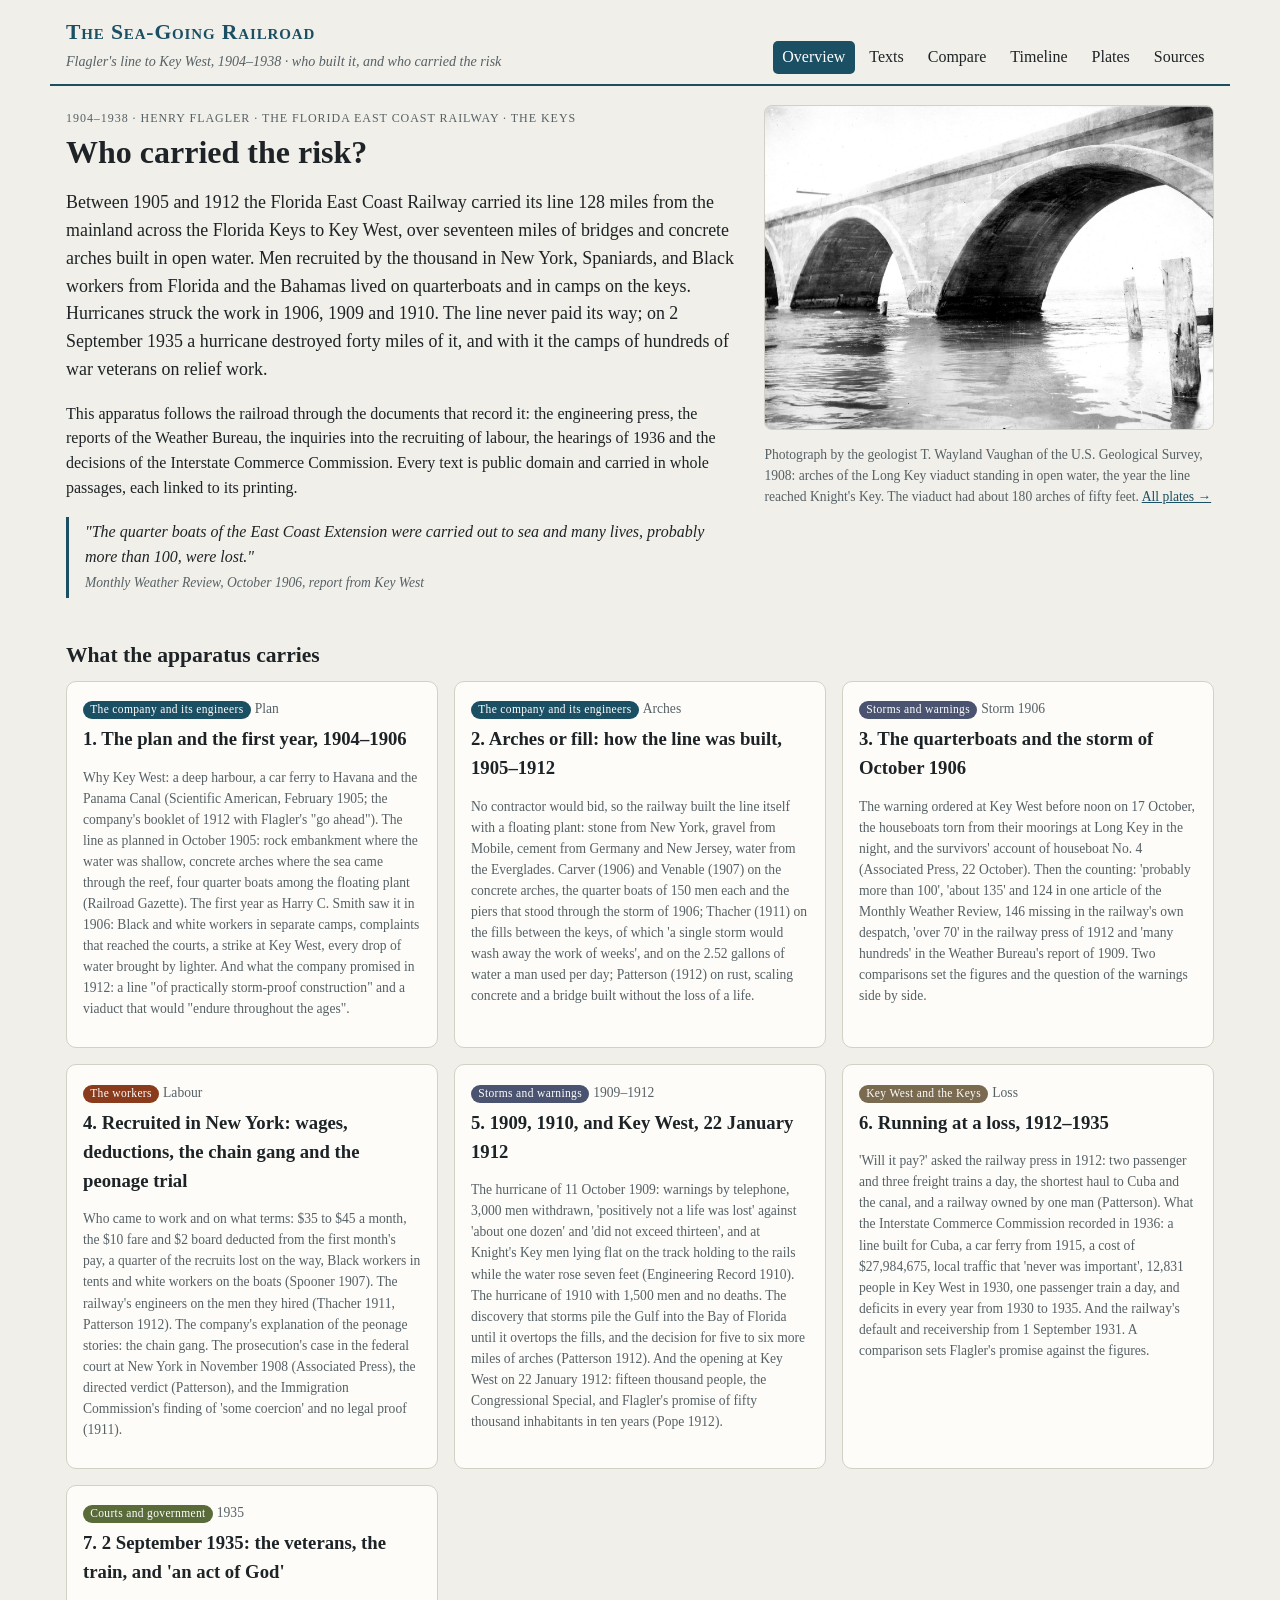
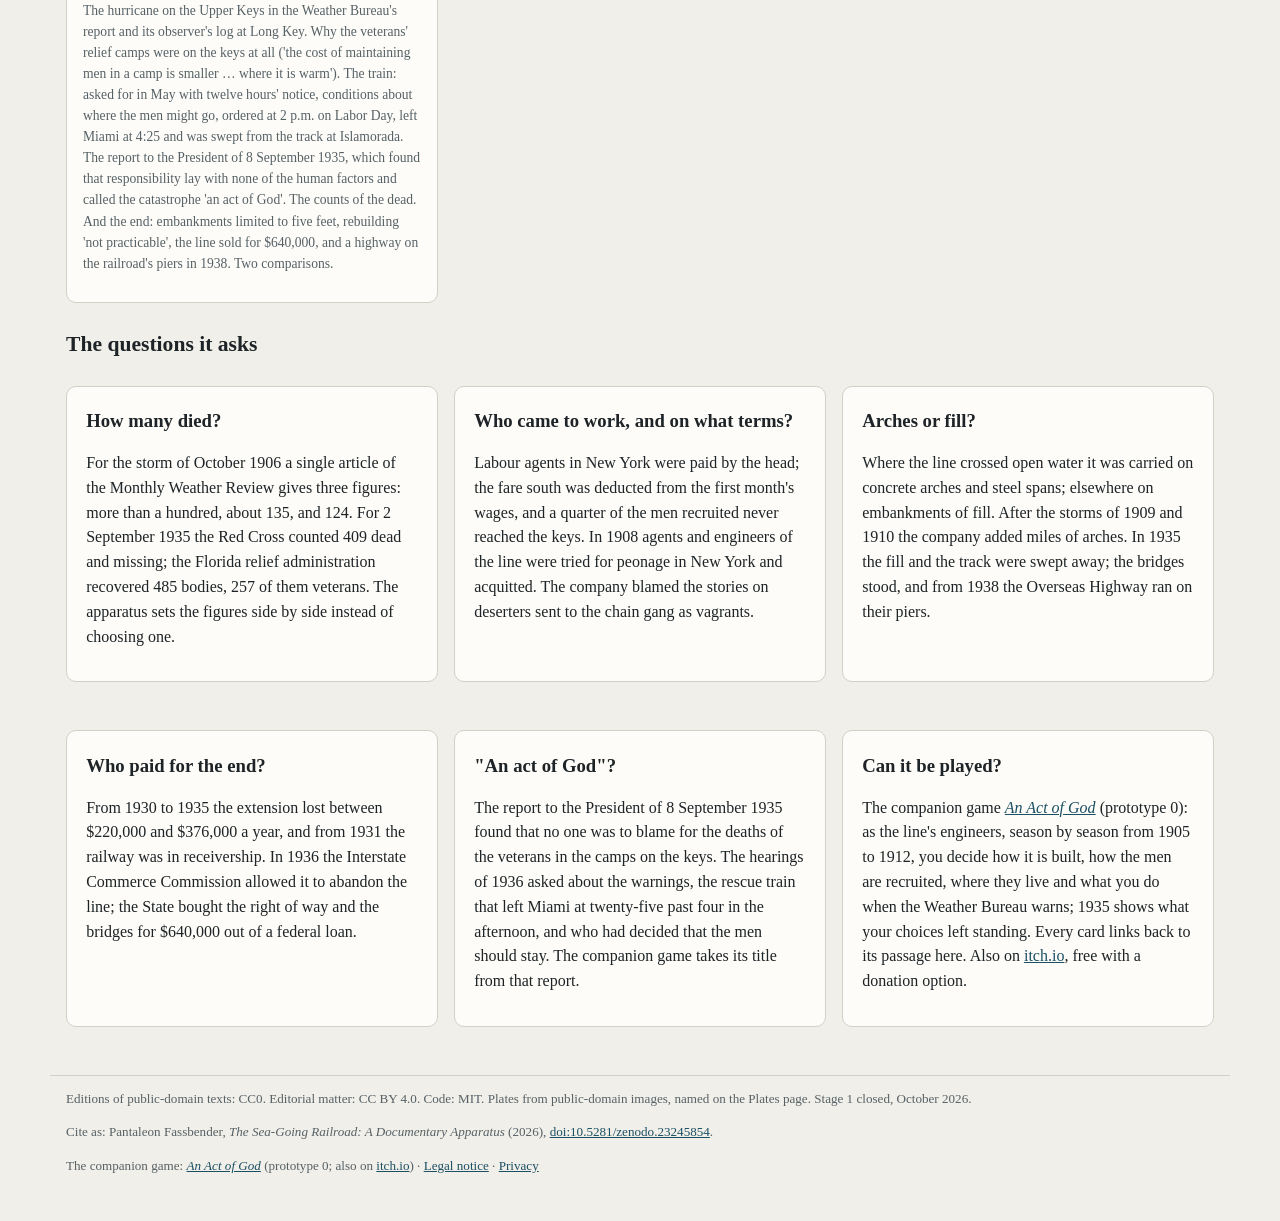
<file: index.html>
<!doctype html>
<html lang="en">
<head>
<meta charset="utf-8">
<meta name="viewport" content="width=device-width, initial-scale=1">
<title>The Sea-Going Railroad</title>
<meta name="description" content="A documentary apparatus for the Florida East Coast Railway's extension across the Florida Keys to Key West, 1904–1938: the engineering press, the Weather Bureau, the peonage inquiries, the hearings of 1936, a timeline and plates. Public-domain sources only.">
<meta property="og:type" content="website">
<meta property="og:url" content="https://the-sea-going-railroad.netlify.app/">
<meta property="og:image" content="https://the-sea-going-railroad.netlify.app/assets/plates/vaughan1908.jpg">
<meta property="og:title" content="The Sea-Going Railroad">
<meta property="og:description" content="Flagler's railroad to Key West, 1904–1938: who built it, who carried the risk, and what the storms left standing.">
<meta name="twitter:card" content="summary_large_image">
<link rel="stylesheet" href="style.css">
<link rel="icon" type="image/jpeg" href="assets/plates/flagler1909_t.jpg">
</head>
<body>
<header class="top">
  <a class="brand" href="#/">
    <strong>The Sea-Going Railroad</strong>
    <em>Flagler's line to Key West, 1904–1938 · who built it, and who carried the risk</em>
  </a>
  <nav>
    <a href="#/">Overview</a>
    <a href="#/texts">Texts</a>
    <a href="#/compare" id="navCompare" hidden>Compare</a>
    <a href="#/timeline">Timeline</a>
    <a href="#/plates">Plates</a>
    <a href="#/sources">Sources</a>
  </nav>
</header>
<main id="view" aria-live="polite"></main>
<footer>
  <p>Editions of public-domain texts: CC0. Editorial matter: CC BY 4.0. Code: MIT.
  Plates from public-domain images, named on the Plates page. Stage 1 closed, October 2026.</p>
  <p>Cite as: Pantaleon Fassbender, <em>The Sea-Going Railroad: A Documentary Apparatus</em> (2026), <a href="https://doi.org/10.5281/zenodo.23245854">doi:10.5281/zenodo.23245854</a>.</p>
  <p>The companion game: <a href="https://an-act-of-god.netlify.app/" target="_blank" rel="noopener"><em>An Act of God</em></a> (prototype 0; also on <a href="https://leofassb.itch.io/an-act-of-god" target="_blank" rel="noopener">itch.io</a>) · <a href="legal.html#notice">Legal notice</a> · <a href="legal.html#privacy">Privacy</a></p>
</footer>
<script src="app.js"></script>
</body>
</html>
</file>
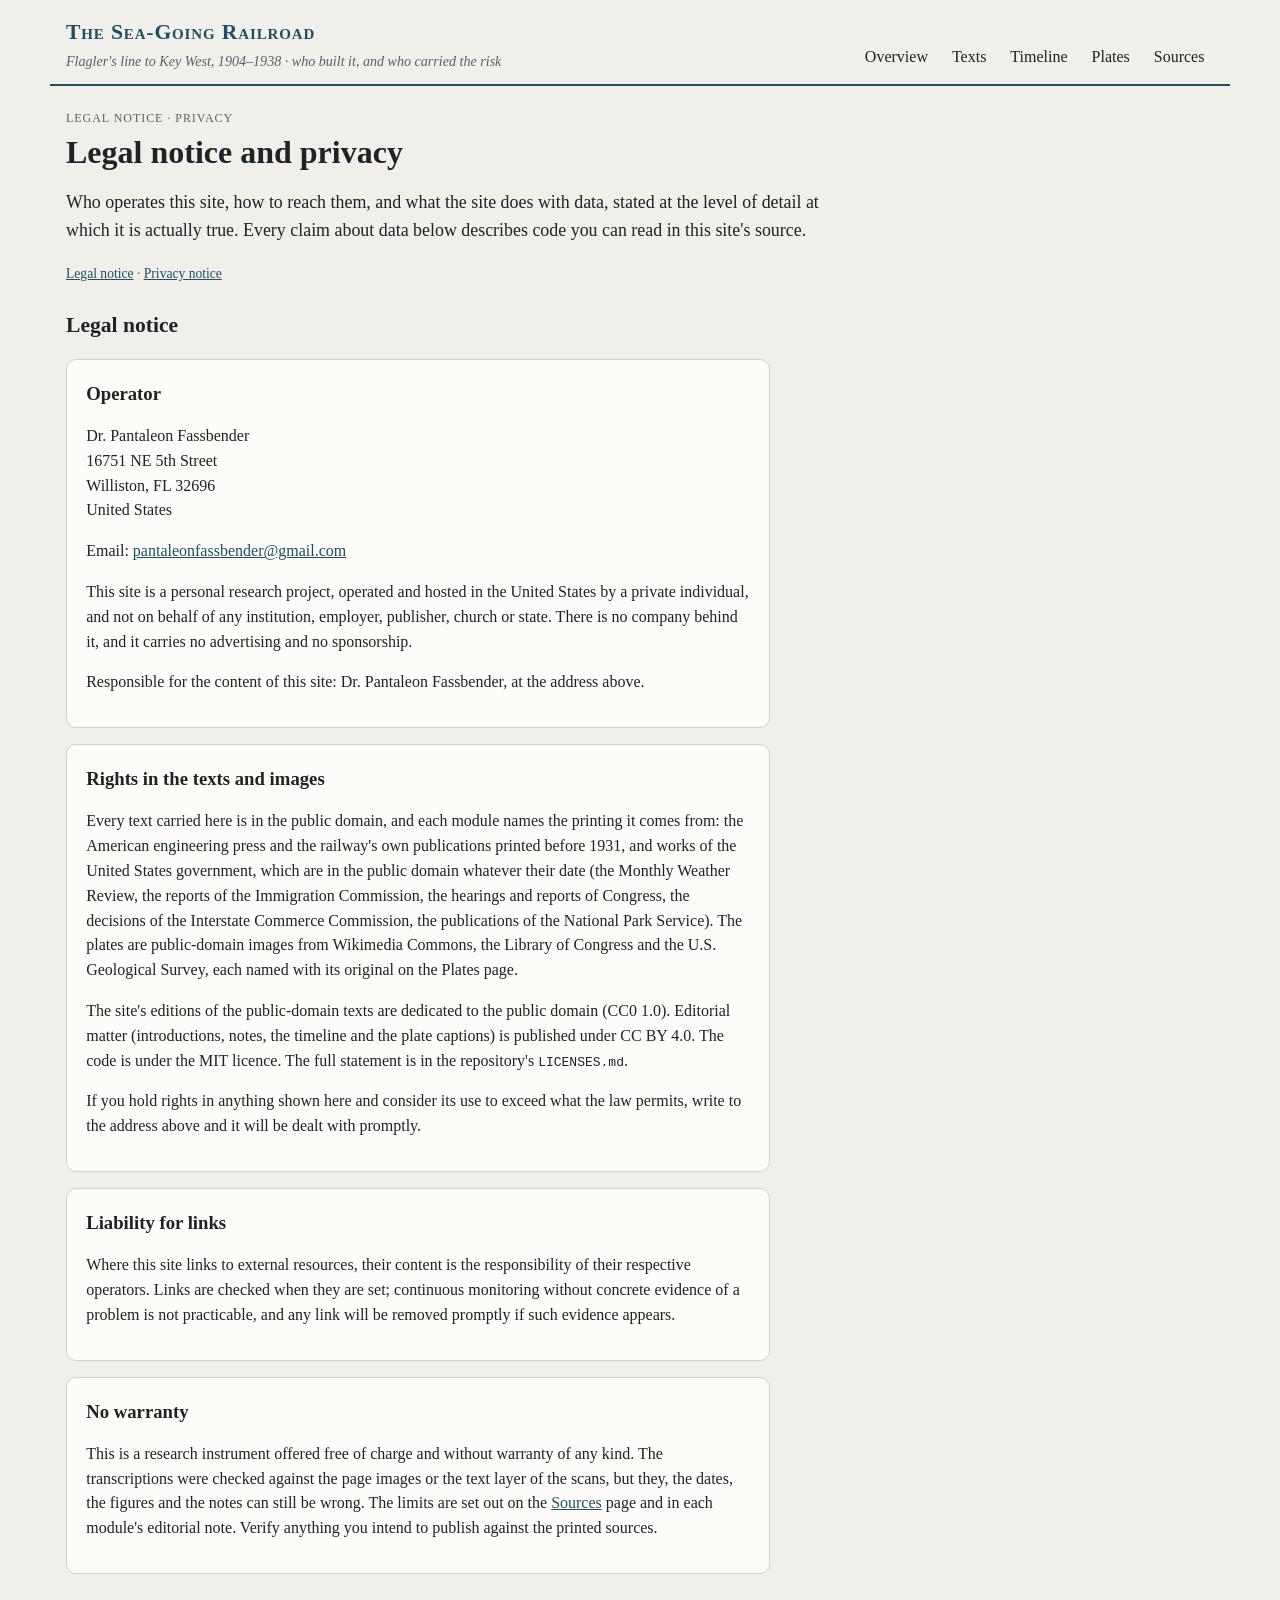
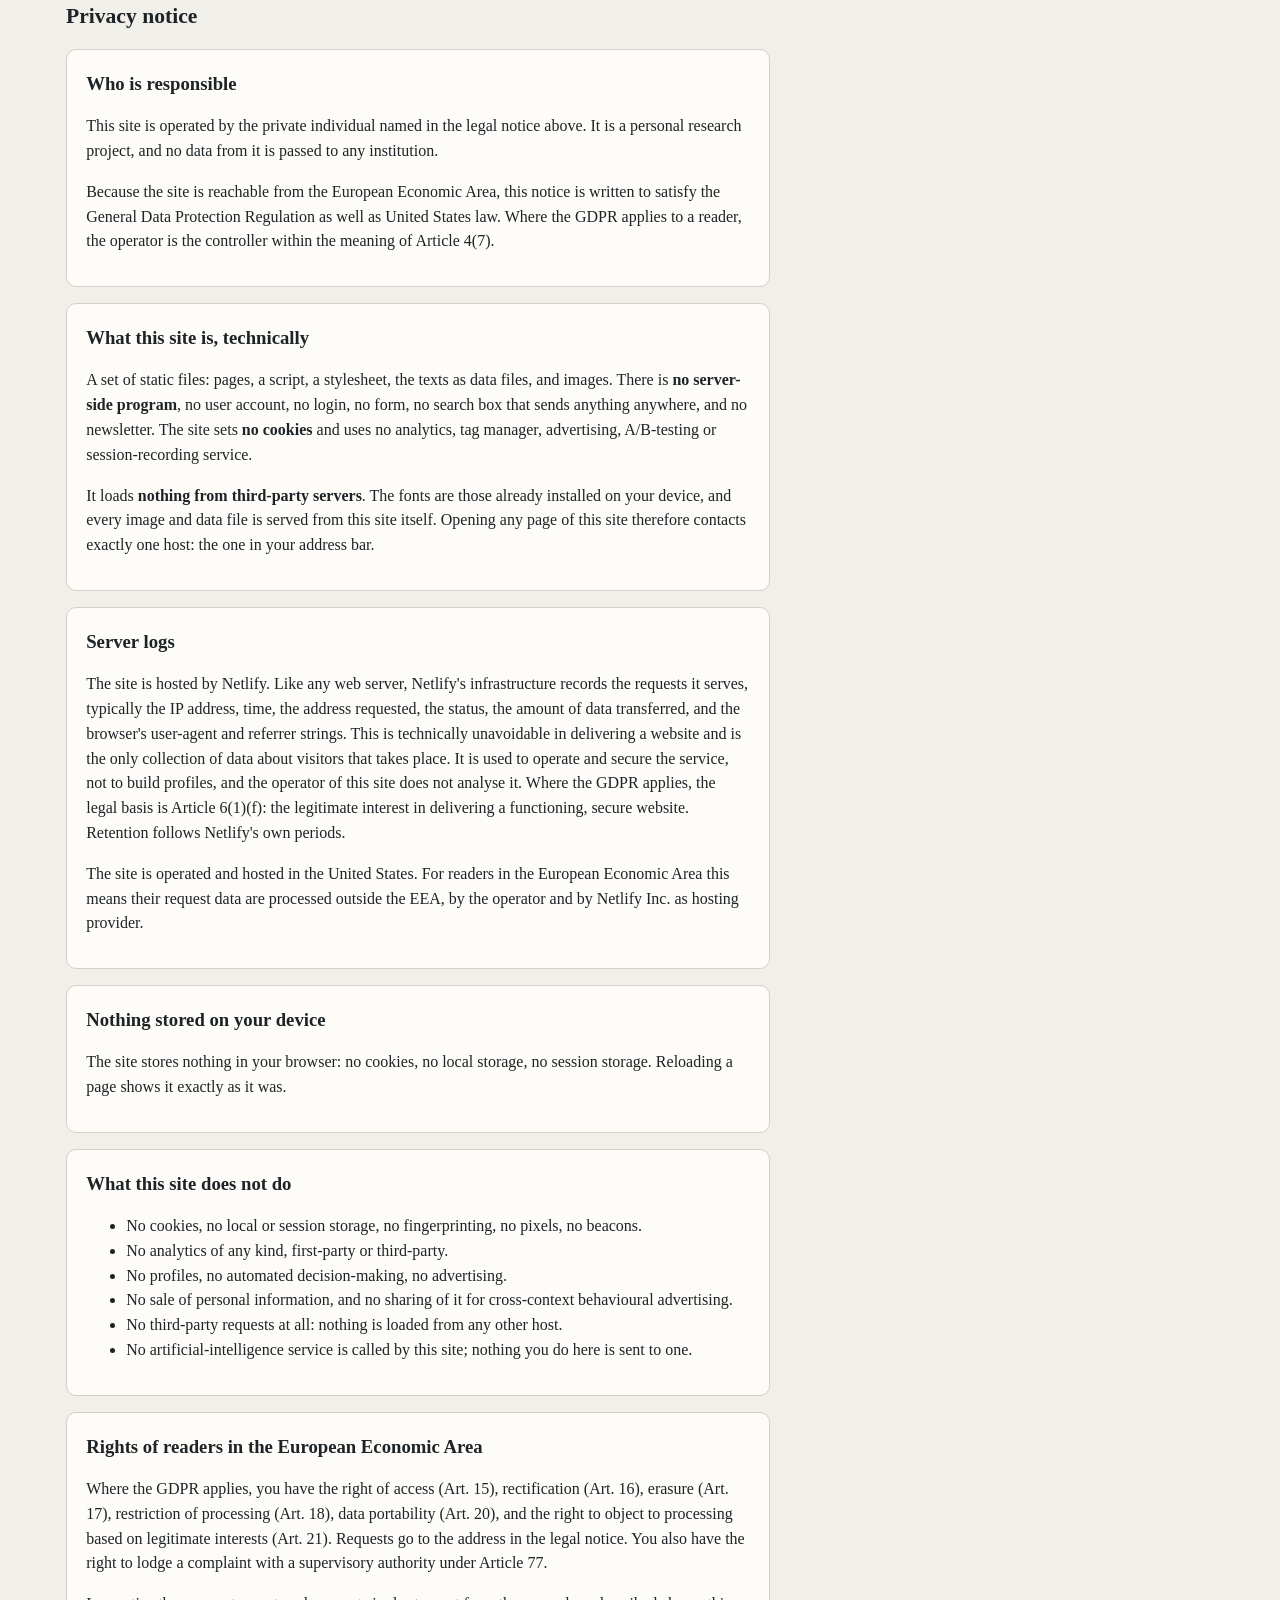
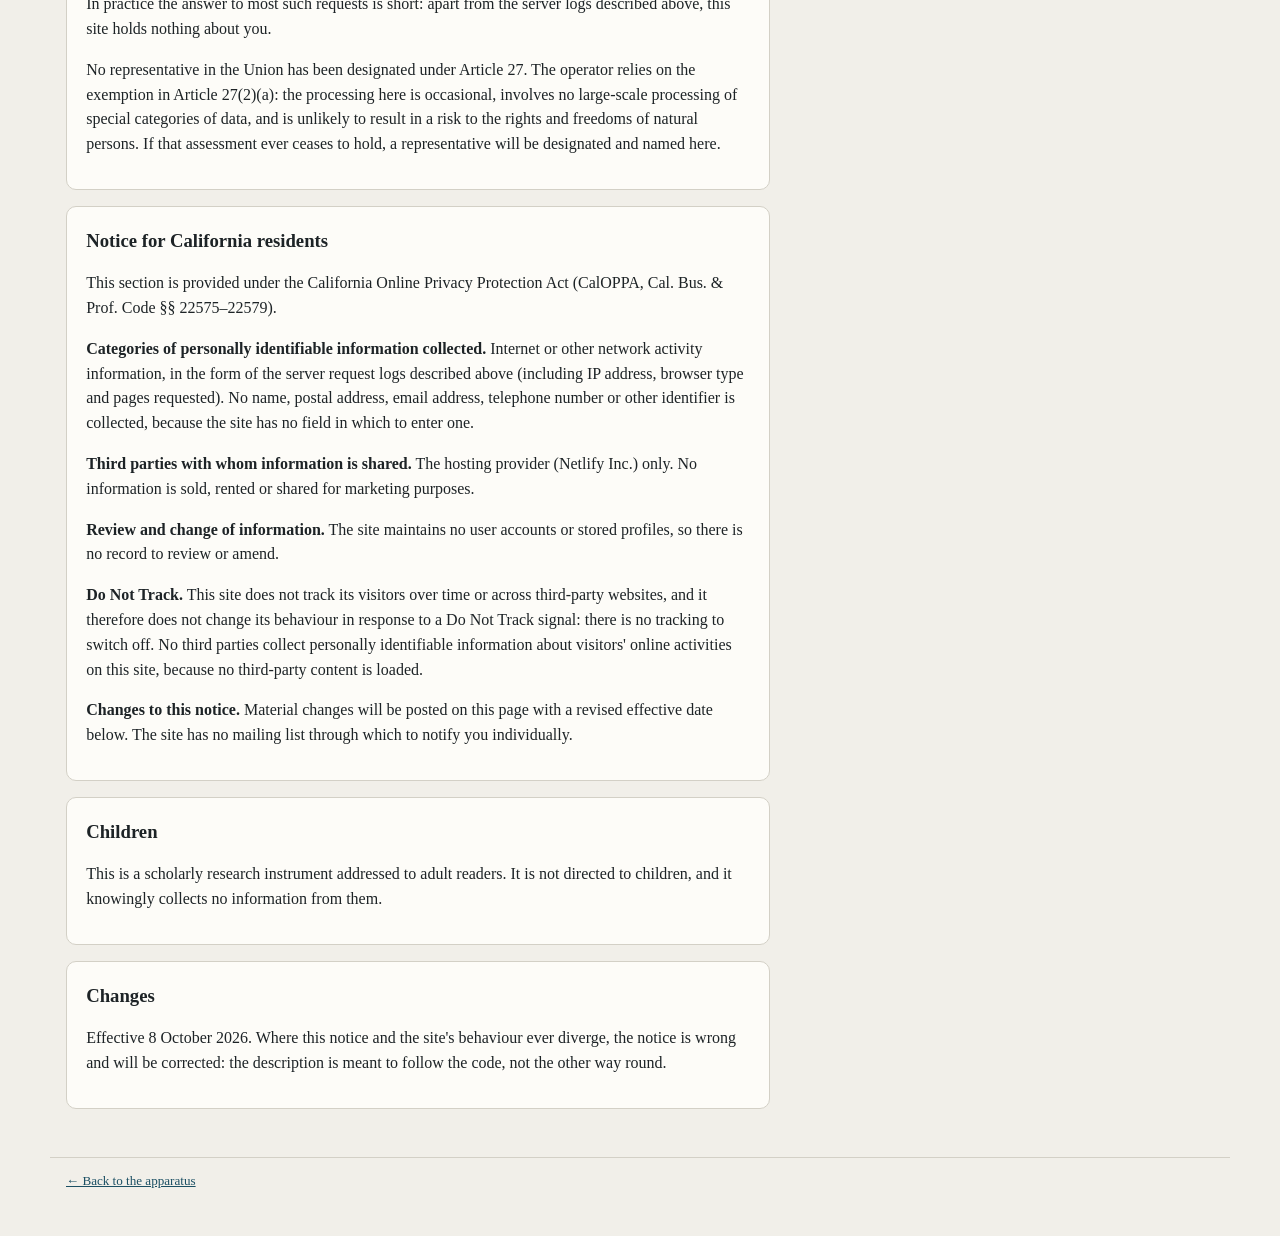
<file: legal.html>
<!doctype html>
<html lang="en">
<head>
<meta charset="utf-8">
<meta name="viewport" content="width=device-width, initial-scale=1">
<title>Legal notice and privacy · The Sea-Going Railroad</title>
<meta name="description" content="Who operates this site, how to reach them, and what the site does with data.">
<link rel="stylesheet" href="style.css">
<link rel="icon" type="image/jpeg" href="assets/plates/flagler1909_t.jpg">
</head>
<body>
<header class="top">
  <a class="brand" href="index.html#/">
    <strong>The Sea-Going Railroad</strong>
    <em>Flagler's line to Key West, 1904–1938 · who built it, and who carried the risk</em>
  </a>
  <nav>
    <a href="index.html#/">Overview</a>
    <a href="index.html#/texts">Texts</a>
        <a href="index.html#/timeline">Timeline</a>
    <a href="index.html#/plates">Plates</a>
    <a href="index.html#/sources">Sources</a>
  </nav>
</header>
<main>
  <span class="tag">Legal notice · Privacy</span>
  <h1>Legal notice and privacy</h1>
  <p class="lede">Who operates this site, how to reach them, and what the site does with data, stated at the level of detail at which it is actually true. Every claim about data below describes code you can read in this site's source.</p>
  <p class="fine"><a href="#notice">Legal notice</a> · <a href="#privacy">Privacy notice</a></p>

  <h2 id="notice">Legal notice</h2>

  <div class="panel readable"><h3>Operator</h3>
    <p>Dr. Pantaleon Fassbender<br>16751 NE 5th Street<br>Williston, FL 32696<br>United States</p>
    <p>Email: <a href="mailto:pantaleonfassbender@gmail.com">pantaleonfassbender@gmail.com</a></p>
    <p>This site is a personal research project, operated and hosted in the United States by a private individual, and not on behalf of any institution, employer, publisher, church or state. There is no company behind it, and it carries no advertising and no sponsorship.</p>
    <p>Responsible for the content of this site: Dr. Pantaleon Fassbender, at the address above.</p>
  </div>

  <div class="panel readable"><h3>Rights in the texts and images</h3>
    <p>Every text carried here is in the public domain, and each module names the printing it comes from: the American engineering press and the railway's own publications printed before 1931, and works of the United States government, which are in the public domain whatever their date (the Monthly Weather Review, the reports of the Immigration Commission, the hearings and reports of Congress, the decisions of the Interstate Commerce Commission, the publications of the National Park Service). The plates are public-domain images from Wikimedia Commons, the Library of Congress and the U.S. Geological Survey, each named with its original on the Plates page.</p>
    <p>The site's editions of the public-domain texts are dedicated to the public domain (CC0 1.0). Editorial matter (introductions, notes, the timeline and the plate captions) is published under CC BY 4.0. The code is under the MIT licence. The full statement is in the repository's <code>LICENSES.md</code>.</p>
    <p>If you hold rights in anything shown here and consider its use to exceed what the law permits, write to the address above and it will be dealt with promptly.</p>
  </div>

  <div class="panel readable"><h3>Liability for links</h3>
    <p>Where this site links to external resources, their content is the responsibility of their respective operators. Links are checked when they are set; continuous monitoring without concrete evidence of a problem is not practicable, and any link will be removed promptly if such evidence appears.</p>
  </div>

  <div class="panel readable"><h3>No warranty</h3>
    <p>This is a research instrument offered free of charge and without warranty of any kind. The transcriptions were checked against the page images or the text layer of the scans, but they, the dates, the figures and the notes can still be wrong. The limits are set out on the <a href="index.html#/sources">Sources</a> page and in each module's editorial note. Verify anything you intend to publish against the printed sources.</p>
  </div>

  <h2 id="privacy">Privacy notice</h2>

  <div class="panel readable"><h3>Who is responsible</h3>
    <p>This site is operated by the private individual named in the legal notice above. It is a personal research project, and no data from it is passed to any institution.</p>
    <p>Because the site is reachable from the European Economic Area, this notice is written to satisfy the General Data Protection Regulation as well as United States law. Where the GDPR applies to a reader, the operator is the controller within the meaning of Article 4(7).</p>
  </div>

  <div class="panel readable"><h3>What this site is, technically</h3>
    <p>A set of static files: pages, a script, a stylesheet, the texts as data files, and images. There is <strong>no server-side program</strong>, no user account, no login, no form, no search box that sends anything anywhere, and no newsletter. The site sets <strong>no cookies</strong> and uses no analytics, tag manager, advertising, A/B-testing or session-recording service.</p>
    <p>It loads <strong>nothing from third-party servers</strong>. The fonts are those already installed on your device, and every image and data file is served from this site itself. Opening any page of this site therefore contacts exactly one host: the one in your address bar.</p>
  </div>

  <div class="panel readable"><h3>Server logs</h3>
    <p>The site is hosted by Netlify. Like any web server, Netlify's infrastructure records the requests it serves, typically the IP address, time, the address requested, the status, the amount of data transferred, and the browser's user-agent and referrer strings. This is technically unavoidable in delivering a website and is the only collection of data about visitors that takes place. It is used to operate and secure the service, not to build profiles, and the operator of this site does not analyse it. Where the GDPR applies, the legal basis is Article 6(1)(f): the legitimate interest in delivering a functioning, secure website. Retention follows Netlify's own periods.</p>
    <p>The site is operated and hosted in the United States. For readers in the European Economic Area this means their request data are processed outside the EEA, by the operator and by Netlify Inc. as hosting provider.</p>
  </div>

  <div class="panel readable"><h3>Nothing stored on your device</h3>
    <p>The site stores nothing in your browser: no cookies, no local storage, no session storage. Reloading a page shows it exactly as it was.</p>
  </div>

  <div class="panel readable"><h3>What this site does not do</h3>
    <ul>
      <li>No cookies, no local or session storage, no fingerprinting, no pixels, no beacons.</li>
      <li>No analytics of any kind, first-party or third-party.</li>
      <li>No profiles, no automated decision-making, no advertising.</li>
      <li>No sale of personal information, and no sharing of it for cross-context behavioural advertising.</li>
      <li>No third-party requests at all: nothing is loaded from any other host.</li>
      <li>No artificial-intelligence service is called by this site; nothing you do here is sent to one.</li>
    </ul>
  </div>

  <div class="panel readable"><h3>Rights of readers in the European Economic Area</h3>
    <p>Where the GDPR applies, you have the right of access (Art. 15), rectification (Art. 16), erasure (Art. 17), restriction of processing (Art. 18), data portability (Art. 20), and the right to object to processing based on legitimate interests (Art. 21). Requests go to the address in the legal notice. You also have the right to lodge a complaint with a supervisory authority under Article 77.</p>
    <p>In practice the answer to most such requests is short: apart from the server logs described above, this site holds nothing about you.</p>
    <p>No representative in the Union has been designated under Article 27. The operator relies on the exemption in Article 27(2)(a): the processing here is occasional, involves no large-scale processing of special categories of data, and is unlikely to result in a risk to the rights and freedoms of natural persons. If that assessment ever ceases to hold, a representative will be designated and named here.</p>
  </div>

  <div class="panel readable"><h3>Notice for California residents</h3>
    <p>This section is provided under the California Online Privacy Protection Act (CalOPPA, Cal. Bus. &amp; Prof. Code §§ 22575–22579).</p>
    <p><strong>Categories of personally identifiable information collected.</strong> Internet or other network activity information, in the form of the server request logs described above (including IP address, browser type and pages requested). No name, postal address, email address, telephone number or other identifier is collected, because the site has no field in which to enter one.</p>
    <p><strong>Third parties with whom information is shared.</strong> The hosting provider (Netlify Inc.) only. No information is sold, rented or shared for marketing purposes.</p>
    <p><strong>Review and change of information.</strong> The site maintains no user accounts or stored profiles, so there is no record to review or amend.</p>
    <p><strong>Do Not Track.</strong> This site does not track its visitors over time or across third-party websites, and it therefore does not change its behaviour in response to a Do Not Track signal: there is no tracking to switch off. No third parties collect personally identifiable information about visitors' online activities on this site, because no third-party content is loaded.</p>
    <p><strong>Changes to this notice.</strong> Material changes will be posted on this page with a revised effective date below. The site has no mailing list through which to notify you individually.</p>
  </div>

  <div class="panel readable"><h3>Children</h3>
    <p>This is a scholarly research instrument addressed to adult readers. It is not directed to children, and it knowingly collects no information from them.</p>
  </div>

  <div class="panel readable"><h3>Changes</h3>
    <p>Effective 8 October 2026. Where this notice and the site's behaviour ever diverge, the notice is wrong and will be corrected: the description is meant to follow the code, not the other way round.</p>
  </div>
</main>
<footer>
  <p><a href="index.html#/">← Back to the apparatus</a></p>
</footer>
</body>
</html>
</file>
<file: style.css>
:root{
  --paper:#f1efe9; --panel:#fdfcf8; --ink:#1d2326; --ink2:#566166; --line:#d3d0c6;
  --red:#1b4f63; --gold:#8a6d2f; --sea:#2f5d62;
  --company:#1b4f63; --labour:#8a3b1c; --weather:#4a5470; --state:#5a6b3a; --keys:#7a6a4f;
  --serif:"Iowan Old Style","Palatino Linotype",Palatino,"Book Antiqua",Georgia,serif;
}
*{box-sizing:border-box}
body{margin:0; background:var(--paper); color:var(--ink); font-family:var(--serif); line-height:1.55}
a{color:var(--red)}
.top{display:flex; justify-content:space-between; align-items:flex-end; flex-wrap:wrap; gap:.6rem 1.5rem;
  max-width:1180px; margin:0 auto; padding:1rem 16px .6rem; border-bottom:2px solid var(--red)}
.brand{text-decoration:none; color:inherit}
.brand strong{display:block; font-size:1.35rem; color:var(--red); font-variant:small-caps; letter-spacing:.04em}
.brand em{font-size:.88rem; color:var(--ink2)}
.top nav{display:flex; gap:.3rem; flex-wrap:wrap}
.top nav a{text-decoration:none; color:var(--ink); padding:.25rem .6rem; border-radius:5px}
.top nav a.on{background:var(--red); color:#fff}
main{max-width:1180px; margin:0 auto; padding:1.2rem 16px 2rem}
footer{max-width:1180px; margin:0 auto; padding:0 16px 2rem; font-size:.82rem; color:var(--ink2); border-top:1px solid var(--line)}
h1{font-size:2rem; margin:.2rem 0 .6rem; line-height:1.2}
h2{font-size:1.35rem; margin:1.6rem 0 .5rem}
h3{margin:.2rem 0 .3rem}
.lede{font-size:1.12rem; max-width:48rem}
.fine{font-size:.85rem; color:var(--ink2)}
.tag{font-size:.75rem; letter-spacing:.08em; text-transform:uppercase; color:var(--ink2)}
.panel{background:var(--panel); border:1px solid var(--line); border-radius:10px; padding:1rem 1.2rem; margin:1rem 0}
.readable{max-width:44rem}
.grid{display:grid; gap:1rem}
.g2{grid-template-columns:repeat(auto-fill,minmax(300px,1fr))}
.g4{grid-template-columns:repeat(auto-fill,minmax(210px,1fr))}
.card{background:var(--panel); border:1px solid var(--line); border-radius:10px; padding:.9rem 1rem; text-decoration:none; color:inherit; display:block}
a.card:hover{border-color:var(--red)}
.card.planned{opacity:.72; border-style:dashed}
.side{display:inline-block; font-size:.72rem; padding:0 .45rem; border-radius:99px; color:#fff; letter-spacing:.03em}
.side.company{background:var(--company)} .side.labour{background:var(--labour)} .side.weather{background:var(--weather)} .side.state{background:var(--state)}
.side.keys{background:var(--keys)}
.hero{display:grid; grid-template-columns:minmax(0,1.5fr) minmax(0,1fr); gap:1.5rem; align-items:start}
.hero img{width:100%; border-radius:8px; border:1px solid var(--line)}
figure{margin:0}
figcaption{font-size:.85rem; color:var(--ink2); margin-top:.4rem}
.quote{border-left:3px solid var(--red); padding:.2rem 0 .2rem 1rem; margin:1rem 0; font-style:italic}
/* reader */
.toc{display:flex; flex-wrap:wrap; gap:.4rem; margin:.6rem 0 1rem}
.toc a{border:1px solid var(--line); border-radius:6px; padding:.2rem .6rem; text-decoration:none; color:var(--ink); background:var(--panel); font-size:.9rem}
.toc a.on{border-color:var(--red); background:var(--red); color:#fff}
.langbar{display:flex; gap:.3rem; margin:.4rem 0 1rem}
.langbar button{font:inherit; font-size:.85rem; background:var(--panel); border:1px solid var(--line); border-radius:6px; padding:.2rem .7rem; cursor:pointer}
.langbar button.on{background:var(--ink); color:var(--paper); border-color:var(--ink)}
.unit{display:grid; grid-template-columns:4.6rem minmax(0,1fr); gap:.3rem .8rem; padding:.55rem 0; border-bottom:1px dotted var(--line)}
.unit .num{font-size:.78rem; color:var(--ink2); text-align:right; padding-top:.2rem}
.unit .num a{color:inherit; text-decoration:none}
.unit .pg{display:block; font-size:.7rem; line-height:1.25; margin-top:.3rem; color:var(--ink2); opacity:.85}
.unit.hl{background:#efdfe6}
.unit .cols{display:grid; grid-template-columns:1fr 1fr; gap:1.2rem}
.unit .cols.one{grid-template-columns:1fr}
.unit .orig{color:var(--ink2)}
.unit .orig[lang=grc]{font-family:"Gentium Plus","Gentium Book Plus","Palatino Linotype","GFS Didot","Times New Roman",serif; color:var(--ink); font-size:1.02em; line-height:1.6}
.unit.label .text{font-variant:small-caps; letter-spacing:.03em; font-weight:600; color:var(--red)}
.unit h4{margin:0 0 .3rem; font-size:.95rem; color:var(--red)}
.unit .text,.unit .orig{white-space:pre-line}
.unit .orig[dir=rtl]{font-family:"Traditional Arabic","Sakkal Majalla","Noto Naskh Arabic","Geeza Pro",serif; font-size:1.3em; line-height:1.9; color:var(--ink)}
.unit .translit{margin-top:.5rem; font-size:.88em; font-style:italic; color:var(--ink2)}
.note{grid-column:2; font-size:.84rem; color:var(--ink2); border-left:2px solid var(--gold); padding-left:.6rem}
.hinweis{font-size:.9rem}
/* timeline */
.tl{position:relative; margin:1rem 0 0 .6rem; padding-left:1.4rem; border-left:2px solid var(--line)}
.st{position:relative; margin:0 0 1.2rem; display:grid; grid-template-columns:minmax(0,1fr) 140px; gap:1rem; align-items:start}
.st::before{content:""; position:absolute; left:-1.95rem; top:.35rem; width:12px; height:12px; border-radius:50%; background:var(--c,var(--ink)); border:2px solid var(--paper)}
.st .d{font-size:.82rem; color:var(--ink2)}
.st img{width:140px; border-radius:6px; border:1px solid var(--line)}
.st p{margin:.2rem 0}
.legend{display:flex; flex-wrap:wrap; gap:.4rem}
/* plates */
.plate img{width:100%; border-radius:6px; border:1px solid var(--line); background:#fff}
.lightbox{position:fixed; inset:0; background:rgba(20,16,12,.85); display:flex; align-items:center; justify-content:center; padding:16px; z-index:10}
.lightbox img{max-width:100%; max-height:86vh; border-radius:6px}
.lightbox .cap{color:#f5efe2; max-width:44rem; font-size:.9rem; margin-top:.6rem}
.lightbox figure{text-align:center}
/* compare */
.cmp{display:grid; gap:1rem; margin-top:1rem}
.cmp.n2{grid-template-columns:1fr 1fr}
.cmp.n3{grid-template-columns:repeat(3,minmax(0,1fr))}
.cmp.n4{grid-template-columns:1fr 1fr}
.voice{background:var(--panel); border:1px solid var(--line); border-radius:10px; padding:.8rem 1rem}
.vhead{border-bottom:1px solid var(--line); padding-bottom:.5rem; margin-bottom:.5rem}
.vunit{margin:.7rem 0}
.vunit .text{white-space:pre-line}
@media (max-width:760px){
  .cmp.n2,.cmp.n3,.cmp.n4{grid-template-columns:1fr}
  .hero{grid-template-columns:1fr}
  .unit .cols{grid-template-columns:1fr}
  .st{grid-template-columns:1fr}
  .st img{width:110px}
  h1{font-size:1.6rem}
}
@media (prefers-color-scheme: dark){
  :root:not([data-theme="light"]){--paper:#161b1d; --panel:#1f2629; --ink:#e6ecee; --ink2:#a9b5ba; --line:#36424a; --red:#8cc3d6}
  :root:not([data-theme="light"]) .unit.hl{background:#24363e}
  :root:not([data-theme="light"]) .top nav a.on, :root:not([data-theme="light"]) .toc a.on{color:#161b1d}
}
</file>
